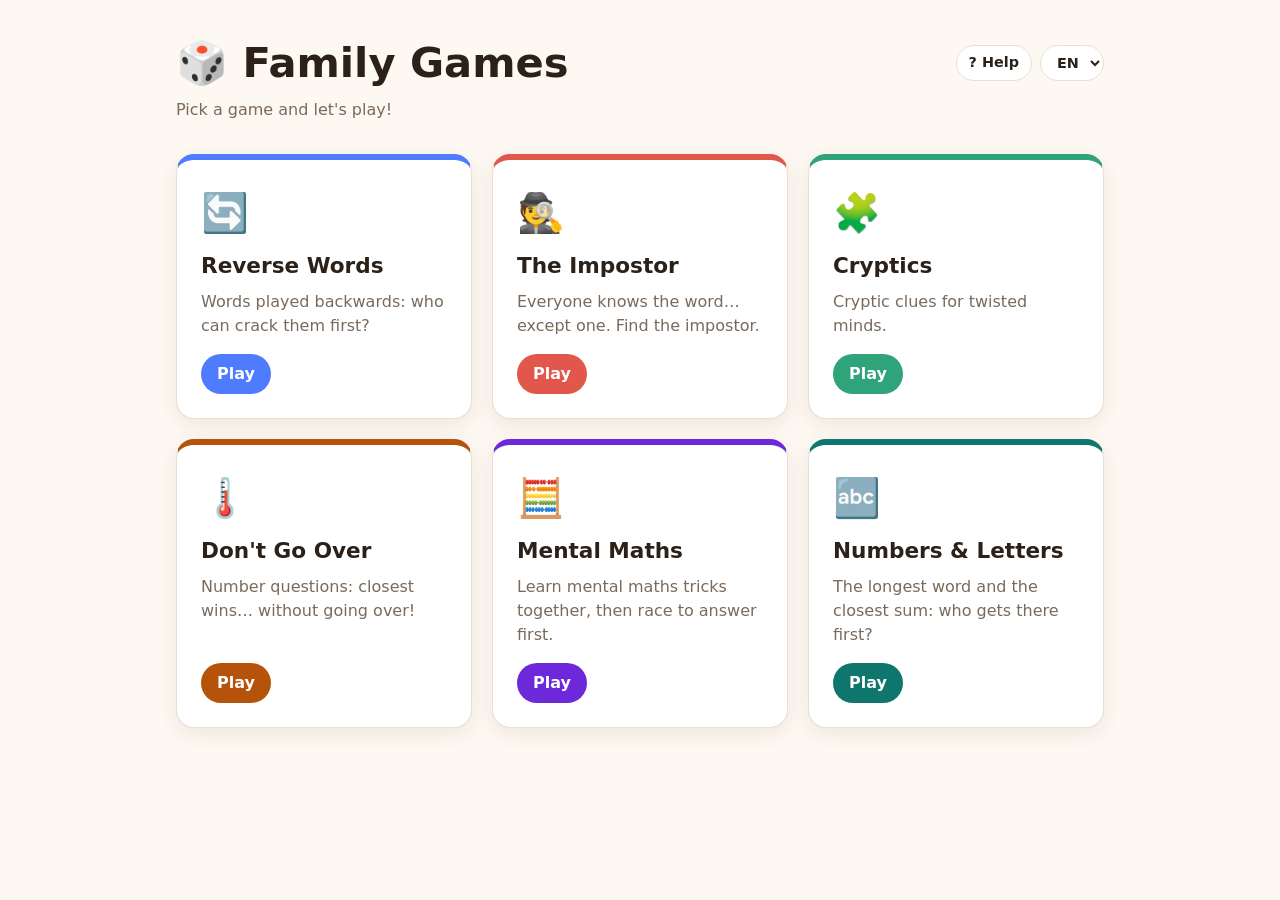
<file: index.html>
<!doctype html>
<html lang="es">
<head>
  <meta charset="utf-8">
  <meta name="viewport" content="width=device-width, initial-scale=1">
  <title>Family Games</title>
  <link rel="stylesheet" href="assets/styles.css">
</head>
<body data-game="home">
  <main class="page">
    <header>
      <div class="topbar">
        <h1>🎲 Family Games</h1>
        <div class="tools"></div>
      </div>
      <p data-i18n="home.subtitle">Elige un juego y ¡a jugar!</p>
    </header>

    <section class="games">
      <a class="game-card" href="games/reverse-words/" style="--accent: var(--c-reverse)">
        <span class="icon">🔄</span>
        <h2>Reverse Words</h2>
        <p data-i18n="home.reverse">Palabras al revés: ¿quién las descifra antes?</p>
        <span class="play" data-i18n="home.play">Jugar</span>
      </a>

      <a class="game-card" href="games/impostor/" style="--accent: var(--c-impostor)">
        <span class="icon">🕵️</span>
        <h2 data-i18n="impostor.title">El Impostor</h2>
        <p data-i18n="home.impostor">Todos conocen la palabra… menos uno. Descubre al impostor.</p>
        <span class="play" data-i18n="home.play">Jugar</span>
      </a>

      <a class="game-card" href="games/cripticos/" style="--accent: var(--c-cripticos)">
        <span class="icon">🧩</span>
        <h2 data-i18n="cripticos.title">Crípticos</h2>
        <p data-i18n="home.cripticos">Pistas crípticas para mentes retorcidas.</p>
        <span class="play" data-i18n="home.play">Jugar</span>
      </a>

      <a class="game-card" href="games/sin-pasarse/" style="--accent: var(--c-cifras)">
        <span class="icon">🌡️</span>
        <h2 data-i18n="cifras.title">Sin Pasarse</h2>
        <p data-i18n="home.cifras">Preguntas de cifras: gana quien más se acerque… ¡sin pasarse!</p>
        <span class="play" data-i18n="home.play">Jugar</span>
      </a>

      <a class="game-card" href="games/calculo/" style="--accent: var(--c-calculo)">
        <span class="icon">🧮</span>
        <h2 data-i18n="calculo.title">Cálculo Mental</h2>
        <p data-i18n="home.calculo">Aprended trucos de cálculo mental y competid a ver quién responde antes.</p>
        <span class="play" data-i18n="home.play">Jugar</span>
      </a>

      <a class="game-card" href="games/cifras-letras/" style="--accent: var(--c-cyl)">
        <span class="icon">🔤</span>
        <h2 data-i18n="cyl.title">Cifras y Letras</h2>
        <p data-i18n="home.cyl">La palabra más larga y la cuenta más cercana: ¿quién llega antes?</p>
        <span class="play" data-i18n="home.play">Jugar</span>
      </a>
    </section>
  </main>

  <script src="assets/i18n.js"></script>
  <script>
    I18N.add({
      es: {},
      en: {
        "home.subtitle": "Pick a game and let's play!",
        "home.reverse": "Words played backwards: who can crack them first?",
        "home.impostor": "Everyone knows the word… except one. Find the impostor.",
        "home.cripticos": "Cryptic clues for twisted minds.",
        "home.play": "Play",
        "impostor.title": "The Impostor",
        "cripticos.title": "Cryptics",
        "cifras.title": "Don't Go Over",
        "home.cifras": "Number questions: closest wins… without going over!",
        "calculo.title": "Mental Maths",
        "home.calculo": "Learn mental maths tricks together, then race to answer first.",
        "cyl.title": "Numbers & Letters",
        "home.cyl": "The longest word and the closest sum: who gets there first?",
      },
      fr: {
        "home.subtitle": "Choisissez un jeu et c'est parti !",
        "home.reverse": "Des mots à l'envers : qui les déchiffre le premier ?",
        "home.impostor": "Tout le monde connaît le mot… sauf un. Démasquez l'imposteur.",
        "home.cripticos": "Des définitions cryptiques pour esprits tordus.",
        "home.play": "Jouer",
        "impostor.title": "L'Imposteur",
        "cripticos.title": "Cryptiques",
        "cifras.title": "Sans Dépasser",
        "home.cifras": "Des questions de chiffres : le plus proche gagne… sans dépasser !",
        "calculo.title": "Calcul Mental",
        "home.calculo": "Apprenez des astuces de calcul mental, puis faites la course pour répondre en premier.",
        "cyl.title": "Des chiffres et des lettres",
        "home.cyl": "Le mot le plus long et le compte le plus proche : qui y arrive le premier ?",
      },
    });
  </script>
</body>
</html>
</file>
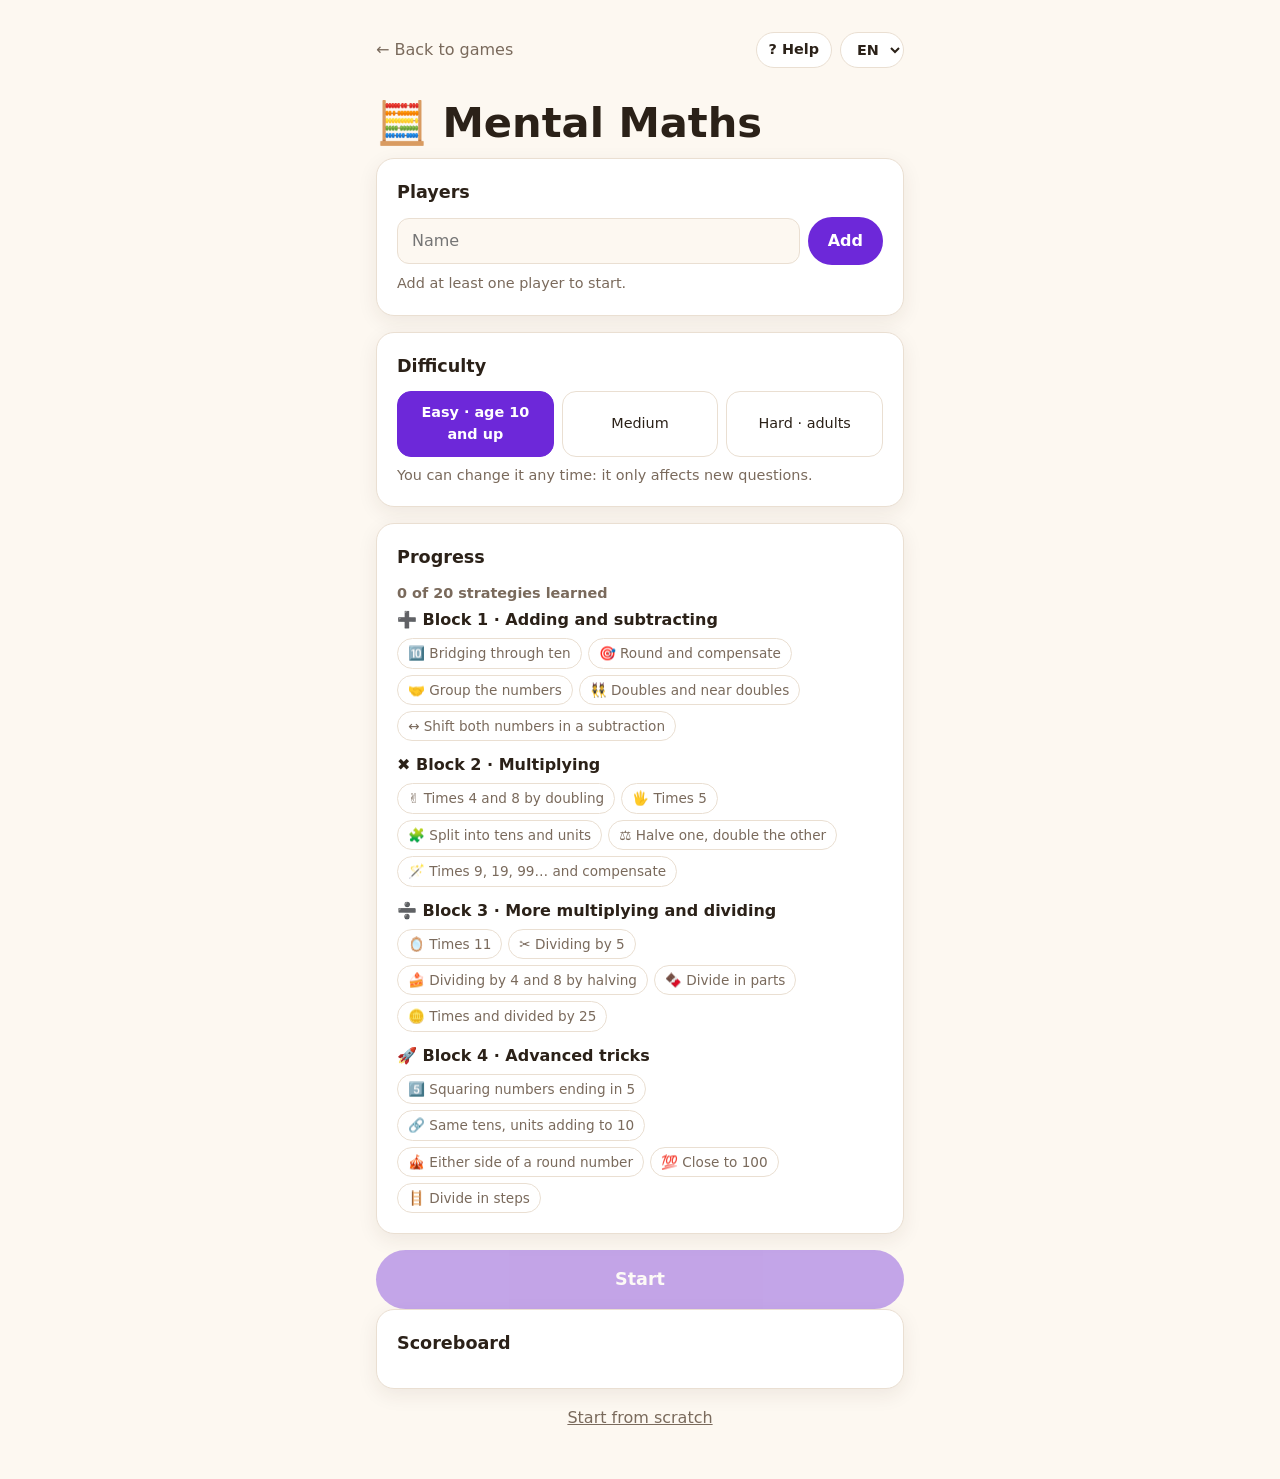
<file: games/calculo/index.html>
<!doctype html>
<html lang="es">
<head>
  <meta charset="utf-8">
  <meta name="viewport" content="width=device-width, initial-scale=1">
  <title>Cálculo Mental · Family Games</title>
  <link rel="stylesheet" href="../../assets/styles.css">
  <link rel="stylesheet" href="calculo.css">
</head>
<body data-game="calculo">
  <main class="page narrow" style="--accent: var(--c-calculo)">
    <div class="topbar">
      <a class="back" href="../../" data-i18n="back">← Volver al panel</a>
      <div class="tools"></div>
    </div>
    <header>
      <h1 data-i18n="title">🧮 Cálculo Mental</h1>
    </header>

    <!-- Todas las pantallas se pintan aquí desde calculo.js -->
    <section id="screen" aria-live="polite"></section>
  </main>

  <script src="../../assets/i18n.js"></script>
  <script src="strategies.js"></script>
  <script src="calculo.js"></script>
</body>
</html>
</file>
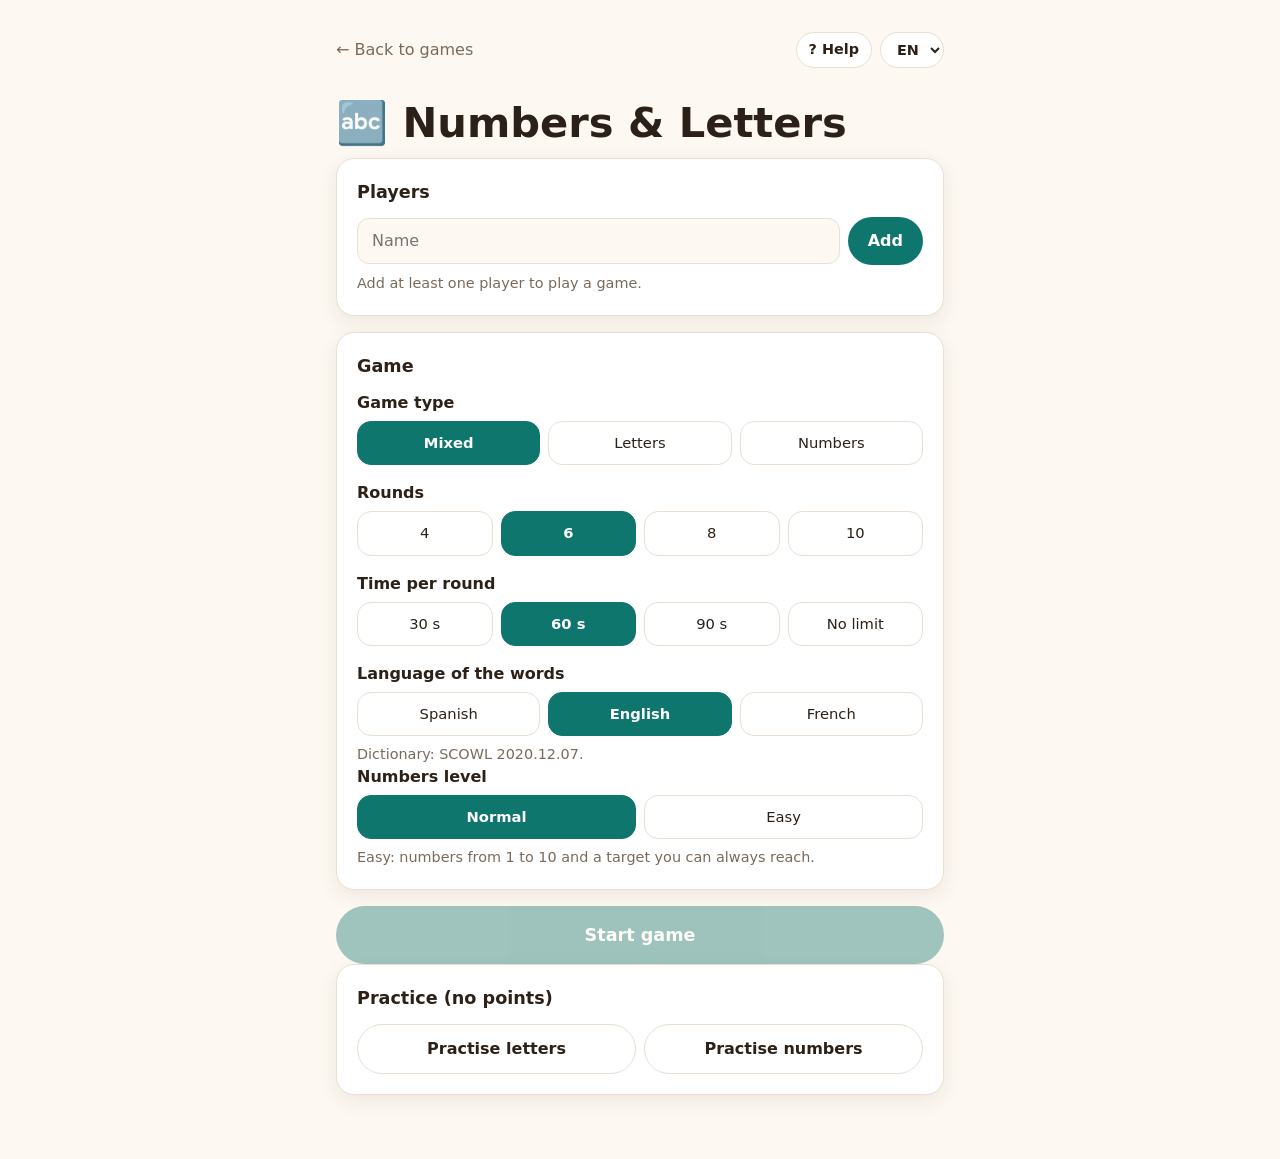
<file: games/cifras-letras/index.html>
<!doctype html>
<html lang="es">
<head>
  <meta charset="utf-8">
  <meta name="viewport" content="width=device-width, initial-scale=1">
  <title>Cifras y Letras · Family Games</title>
  <link rel="stylesheet" href="../../assets/styles.css">
  <link rel="stylesheet" href="cifrasletras.css">
</head>
<body data-game="cifrasletras">
  <main class="page cyl" style="--accent: var(--c-cyl)">
    <div class="topbar">
      <a class="back" href="../../" data-i18n="back">← Volver al panel</a>
      <div class="tools"></div>
    </div>
    <header>
      <h1 data-i18n="title">🔤 Cifras y Letras</h1>
    </header>

    <!-- Todas las pantallas se pintan aquí desde cifrasletras.js -->
    <section id="screen" aria-live="polite"></section>
  </main>

  <script src="../../assets/i18n.js"></script>
  <script src="letras.js"></script>
  <script src="cifras.js"></script>
  <script src="scoring.js"></script>
  <script src="cifrasletras.js"></script>
</body>
</html>
</file>
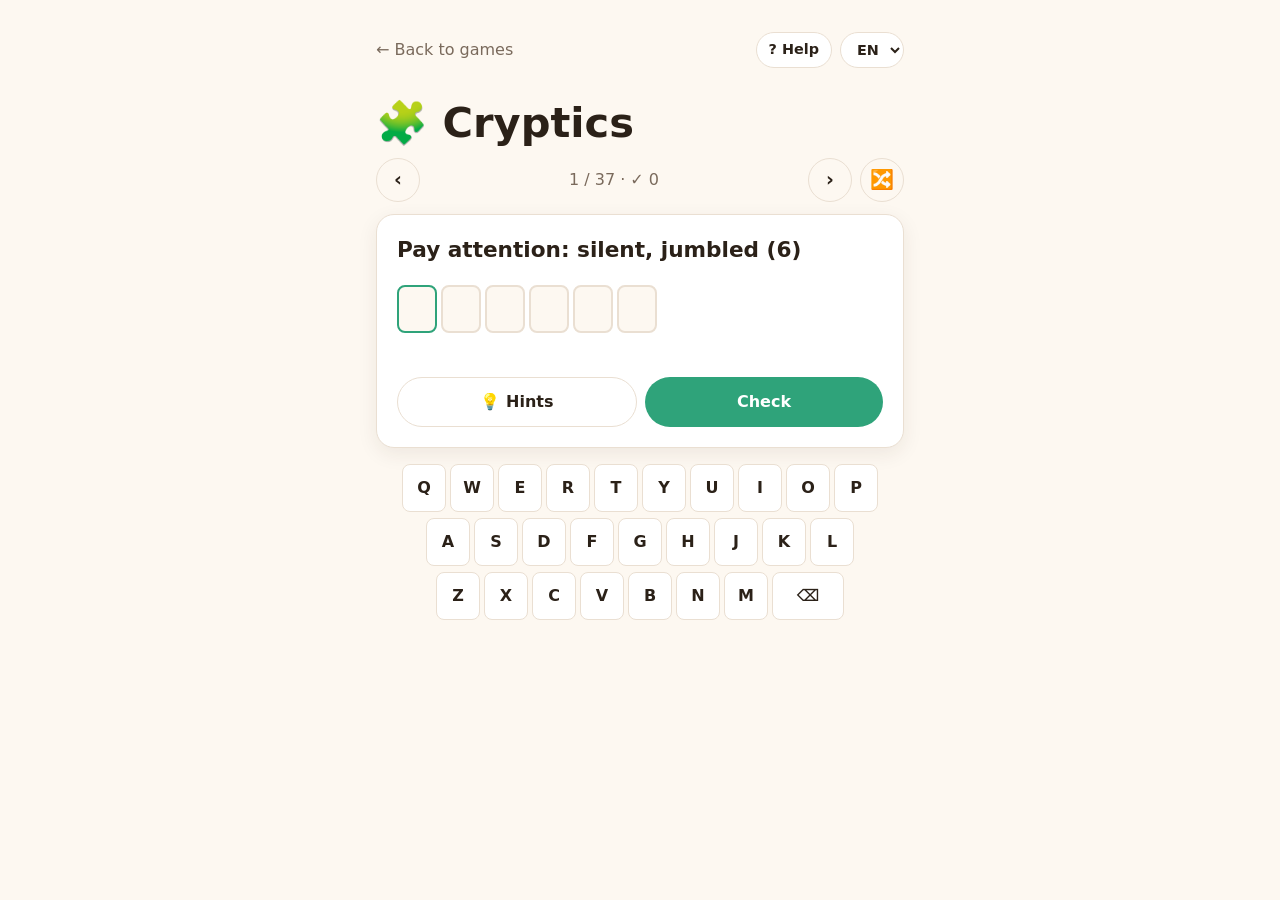
<file: games/cripticos/index.html>
<!doctype html>
<html lang="es">
<head>
  <meta charset="utf-8">
  <meta name="viewport" content="width=device-width, initial-scale=1">
  <title>Crípticos · Family Games</title>
  <link rel="stylesheet" href="../../assets/styles.css">
  <link rel="stylesheet" href="cripticos.css">
</head>
<body data-game="cripticos">
  <main class="page narrow" style="--accent: var(--c-cripticos)">
    <div class="topbar">
      <a class="back" href="../../" data-i18n="back">← Volver al panel</a>
      <div class="tools"></div>
    </div>
    <header>
      <h1 data-i18n="title">🧩 Crípticos</h1>
    </header>

    <nav class="clue-nav">
      <button class="btn ghost" id="prev" type="button" aria-label="Pista anterior" data-i18n-aria="prev">‹</button>
      <span id="counter"></span>
      <button class="btn ghost" id="next" type="button" aria-label="Pista siguiente" data-i18n-aria="next">›</button>
      <button class="btn ghost" id="random" type="button" aria-label="Pista sin resolver al azar" data-i18n-aria="random">🔀</button>
    </nav>

    <div class="card clue-card">
      <p class="clue" id="clue"></p>
      <p class="clue-type hidden" id="clue-type"></p>
      <div class="boxes" id="boxes"></div>
      <p class="message" id="message" aria-live="polite"></p>
      <p class="explanation hidden" id="explanation"></p>

      <div class="actions" id="actions">
        <button class="btn ghost" id="hints-toggle" type="button" data-i18n="hints">💡 Pistas</button>
        <button class="btn" id="check" type="button" data-i18n="check">Revisar</button>
      </div>

      <div class="hint-menu hidden" id="hint-menu">
        <button class="btn ghost" data-hint="definition" type="button" data-i18n="hint.definition">Marcar la definición</button>
        <button class="btn ghost" data-hint="type" type="button" data-i18n="hint.type">Tipo de juego</button>
        <button class="btn ghost" data-hint="letter" type="button" data-i18n="hint.letter">Revelar una letra</button>
        <button class="btn ghost" data-hint="solution" type="button" data-i18n="hint.solution">Ver solución</button>
      </div>

      <button class="btn big hidden" id="go-next" type="button" data-i18n="go-next">Siguiente pista →</button>
    </div>

    <div class="keyboard" id="keyboard"></div>
  </main>

  <script src="../../assets/i18n.js"></script>
  <script src="clues.js"></script>
  <script src="clues-en.js"></script>
  <script src="clues-fr.js"></script>
  <script src="cripticos.js"></script>
</body>
</html>
</file>
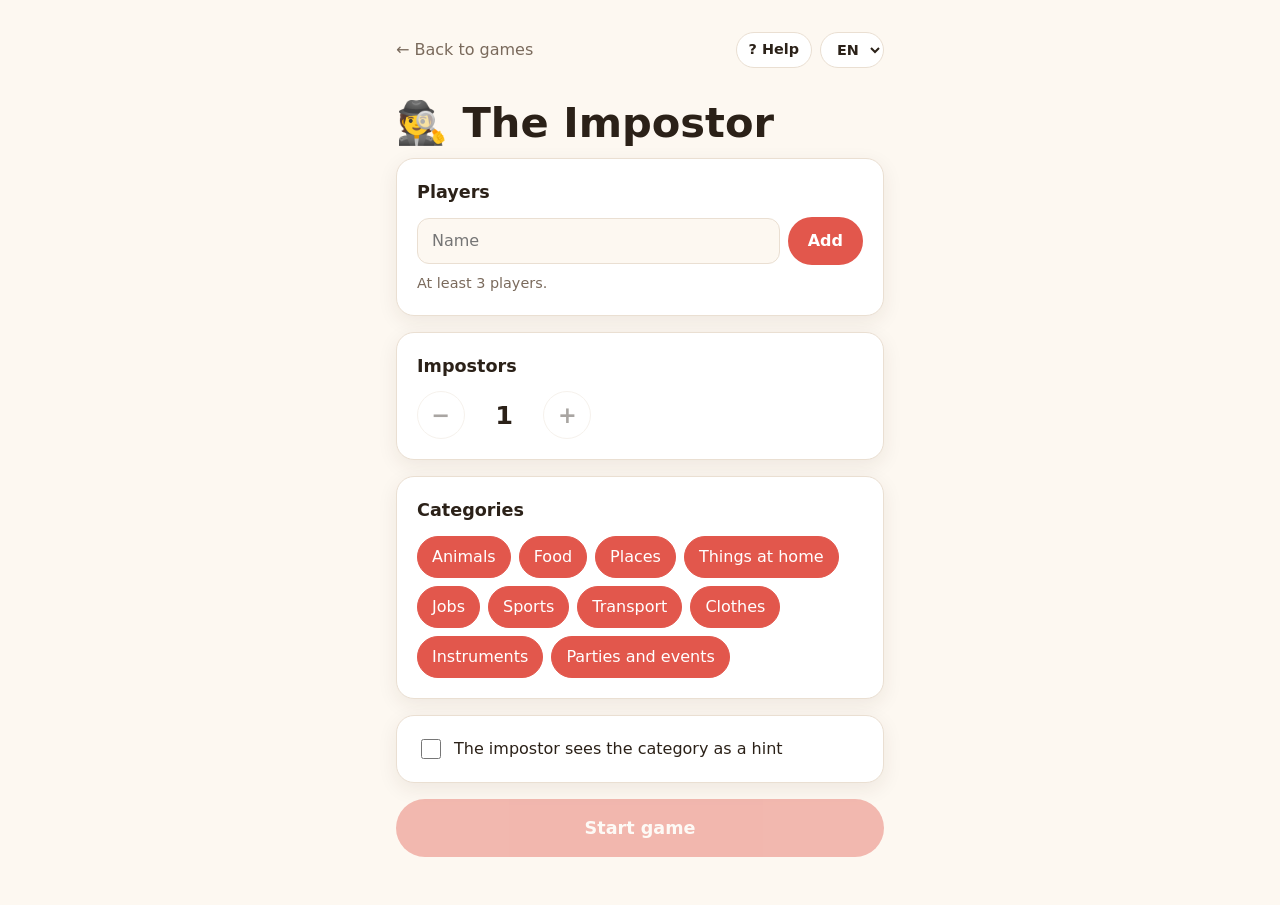
<file: games/impostor/index.html>
<!doctype html>
<html lang="es">
<head>
  <meta charset="utf-8">
  <meta name="viewport" content="width=device-width, initial-scale=1">
  <title>El Impostor · Family Games</title>
  <link rel="stylesheet" href="../../assets/styles.css">
  <link rel="stylesheet" href="impostor.css">
</head>
<body data-game="impostor">
  <main class="page narrow" style="--accent: var(--c-impostor)">
    <div class="topbar">
      <a class="back" href="../../" data-i18n="back">← Volver al panel</a>
      <div class="tools"></div>
    </div>
    <header>
      <h1 data-i18n="title">🕵️ El Impostor</h1>
    </header>

    <!-- 1. Ajustes -->
    <section id="screen-setup">
      <div class="card">
        <h2 data-i18n="players">Jugadores</h2>
        <ul id="player-list" class="player-list"></ul>
        <form id="add-player" class="row">
          <input id="player-name" class="input" placeholder="Nombre" data-i18n-placeholder="name" maxlength="20" autocomplete="off">
          <button class="btn" type="submit" data-i18n="add">Añadir</button>
        </form>
        <p class="hint" data-i18n="min-players">Mínimo 3 jugadores.</p>
      </div>

      <div class="card">
        <h2 data-i18n="impostors">Impostores</h2>
        <div class="stepper">
          <button class="btn ghost" type="button" id="imp-less" aria-label="Menos impostores" data-i18n-aria="imp-less">−</button>
          <span id="imp-count">1</span>
          <button class="btn ghost" type="button" id="imp-more" aria-label="Más impostores" data-i18n-aria="imp-more">+</button>
        </div>
      </div>

      <div class="card">
        <h2 data-i18n="categories">Categorías</h2>
        <div id="category-list" class="chips"></div>
      </div>

      <div class="card">
        <label class="toggle">
          <input type="checkbox" id="hint-toggle">
          <span data-i18n="hint-toggle">El impostor ve la categoría como pista</span>
        </label>
      </div>

      <button class="btn big" id="start" type="button" data-i18n="start">Empezar partida</button>
    </section>

    <!-- 2. Reparto de palabras: el móvil pasa de mano en mano -->
    <section id="screen-deal" class="hidden">
      <div class="card deal">
        <p class="hint" id="deal-progress"></p>
        <div id="deal-pass">
          <p class="pass-to" id="deal-label"></p>
          <p class="player-big" id="deal-name"></p>
          <button class="btn big" id="deal-show" type="button" data-i18n="deal-show">Ver mi palabra</button>
        </div>
        <div id="deal-secret" class="hidden">
          <p class="secret" id="deal-word"></p>
          <p class="hint" id="deal-extra"></p>
          <button class="btn big" id="deal-next" type="button" data-i18n="deal-next">Ocultar y pasar</button>
        </div>
      </div>
    </section>

    <!-- 3. Partida -->
    <section id="screen-play" class="hidden">
      <div class="card deal">
        <p class="pass-to" data-i18n="first">Empieza</p>
        <p class="player-big" id="first-player"></p>
        <p class="hint" data-i18n="play-hint">Por turnos, cada uno dice una palabra relacionada con la palabra secreta.
          Después, votad quién creéis que es el impostor.</p>
      </div>
      <button class="btn big" id="reveal" type="button" data-i18n="reveal">Revelar impostor</button>
    </section>

    <!-- 4. Solución -->
    <section id="screen-result" class="hidden">
      <div class="card deal">
        <p class="pass-to" id="result-label"></p>
        <p class="player-big" id="result-impostors"></p>
        <p class="pass-to" data-i18n="word-was">La palabra era</p>
        <p class="secret" id="result-word"></p>
      </div>
      <div class="stack">
        <button class="btn big" id="again" type="button" data-i18n="again">Otra ronda</button>
        <button class="btn big ghost" id="settings" type="button" data-i18n="settings">Cambiar ajustes</button>
      </div>
    </section>
  </main>

  <script src="../../assets/i18n.js"></script>
  <script src="words.js"></script>
  <script src="impostor.js"></script>
</body>
</html>
</file>
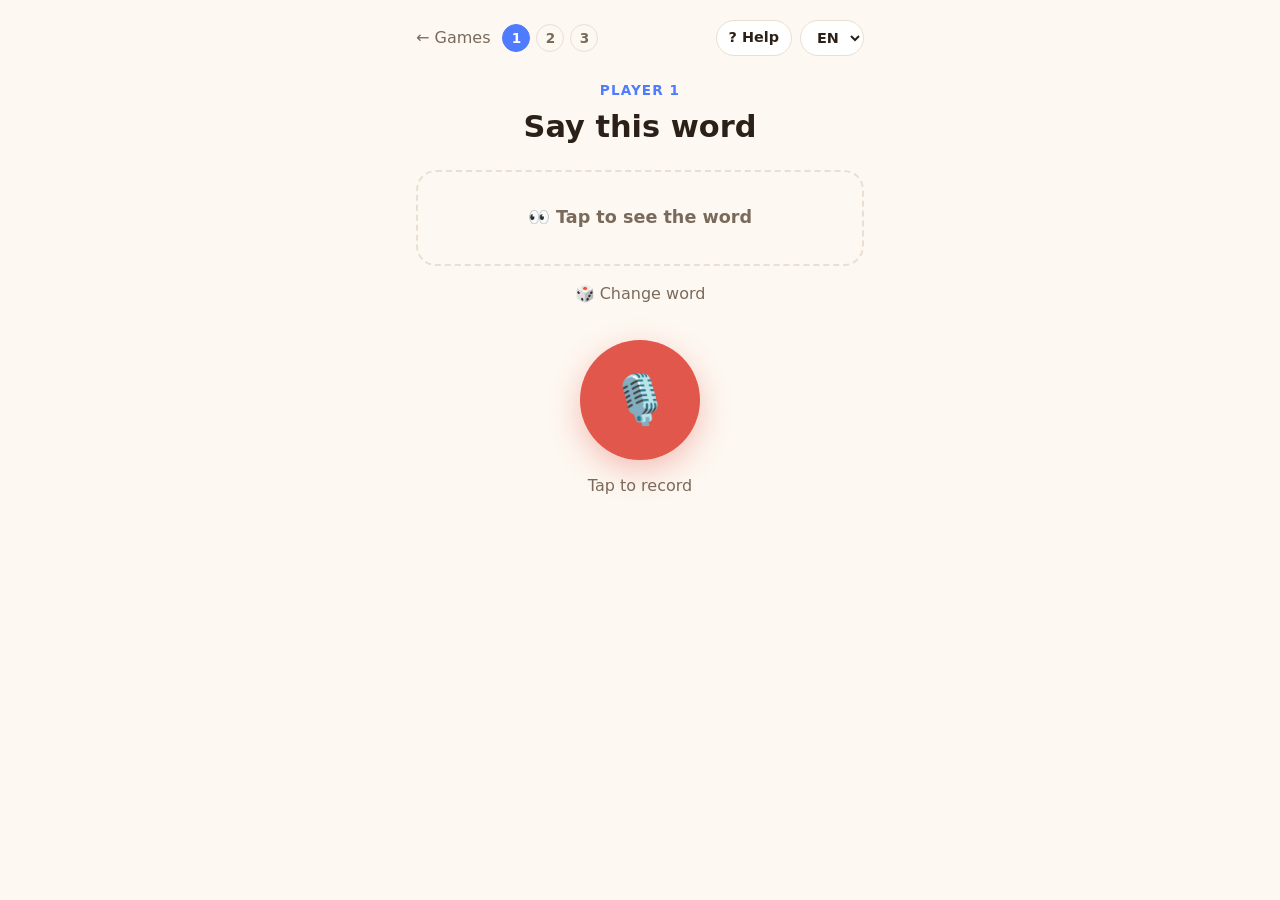
<file: games/reverse-words/index.html>
<!doctype html>
<html lang="es">
<head>
  <meta charset="utf-8">
  <meta name="viewport" content="width=device-width, initial-scale=1">
  <title>Reverse Words · Family Games</title>
  <link rel="stylesheet" href="../../assets/styles.css">
  <link rel="stylesheet" href="reverse.css">
</head>
<body data-game="reverse">
  <main class="page rw" style="--accent: var(--c-reverse)">
    <div class="rw-top">
      <a class="back" href="../../" data-i18n="back">← Panel</a>
      <ol class="steps" aria-label="Progreso" data-i18n-aria="progress">
        <li data-step="1">1</li>
        <li data-step="2">2</li>
        <li data-step="3">3</li>
      </ol>
      <div class="tools"></div>
    </div>

    <!-- Paso 1: jugador 1 graba la palabra -->
    <section class="step" id="step-1">
      <p class="who" data-i18n="player1">Jugador 1</p>
      <h1 class="title" data-i18n="say">Di esta palabra</h1>

      <button class="word-card covered" id="word" type="button"></button>
      <button class="link" id="new-word" type="button" data-i18n="new-word">🎲 Cambiar palabra</button>

      <div class="mic-wrap">
        <button class="mic" id="rec-1" type="button" aria-label="Grabar" data-i18n-aria="record">
          <span class="mic-icon">🎙️</span>
        </button>
        <p class="mic-label" id="rec-1-label" data-i18n="tap-record">Toca para grabar</p>
      </div>

      <button class="btn big hidden" id="to-step-2" type="button" data-i18n="to-step-2">Listo · Pasa el móvil al jugador 2 →</button>
    </section>

    <!-- Paso 2: jugador 2 escucha al revés y lo imita -->
    <section class="step hidden" id="step-2">
      <p class="who" data-i18n="player2">Jugador 2</p>
      <h1 class="title" data-i18n="listen">Escucha e imítalo</h1>

      <div class="tiles">
        <button class="tile tile-blue" id="play-1-rev" type="button">
          <span class="tile-icon">⏪</span>
          <span class="tile-text" data-i18n-html="play-rev">Escuchar<br>al revés</span>
        </button>
        <button class="tile tile-green" id="play-2" type="button" disabled>
          <span class="tile-icon">▶</span>
          <span class="tile-text" data-i18n-html="my-rec">Mi<br>grabación</span>
        </button>
      </div>

      <div class="mic-wrap">
        <button class="mic" id="rec-2" type="button" aria-label="Grabar imitación" data-i18n-aria="record-imitation">
          <span class="mic-icon">🎙️</span>
        </button>
        <p class="mic-label" id="rec-2-label" data-i18n="tap-imitate">Grábate imitando lo que oyes</p>
      </div>

      <button class="btn big hidden" id="to-step-3" type="button" data-i18n="to-step-3">Darle la vuelta →</button>
    </section>

    <!-- Paso 3: se le da la vuelta a la imitación y se adivina -->
    <section class="step hidden" id="step-3">
      <p class="who" data-i18n="player2">Jugador 2</p>
      <h1 class="title" data-i18n="guess">¿Qué palabra es?</h1>

      <button class="tile tile-orange tile-wide" id="play-2-rev" type="button">
        <span class="tile-icon">🔄</span>
        <span class="tile-text" data-i18n="play-fwd">Escuchar al derecho</span>
      </button>

      <button class="word-card covered" id="answer" type="button"></button>

      <button class="tile tile-green tile-wide hidden" id="play-1" type="button">
        <span class="tile-icon">▶</span>
        <span class="tile-text" data-i18n="play-orig">Escuchar el original</span>
      </button>

      <button class="btn big" id="new-round" type="button" data-i18n="new-round">Nueva ronda</button>
    </section>

    <p class="message" id="message" aria-live="polite"></p>
  </main>

  <script src="../../assets/i18n.js"></script>
  <script src="words.js"></script>
  <script src="reverse.js"></script>
</body>
</html>
</file>
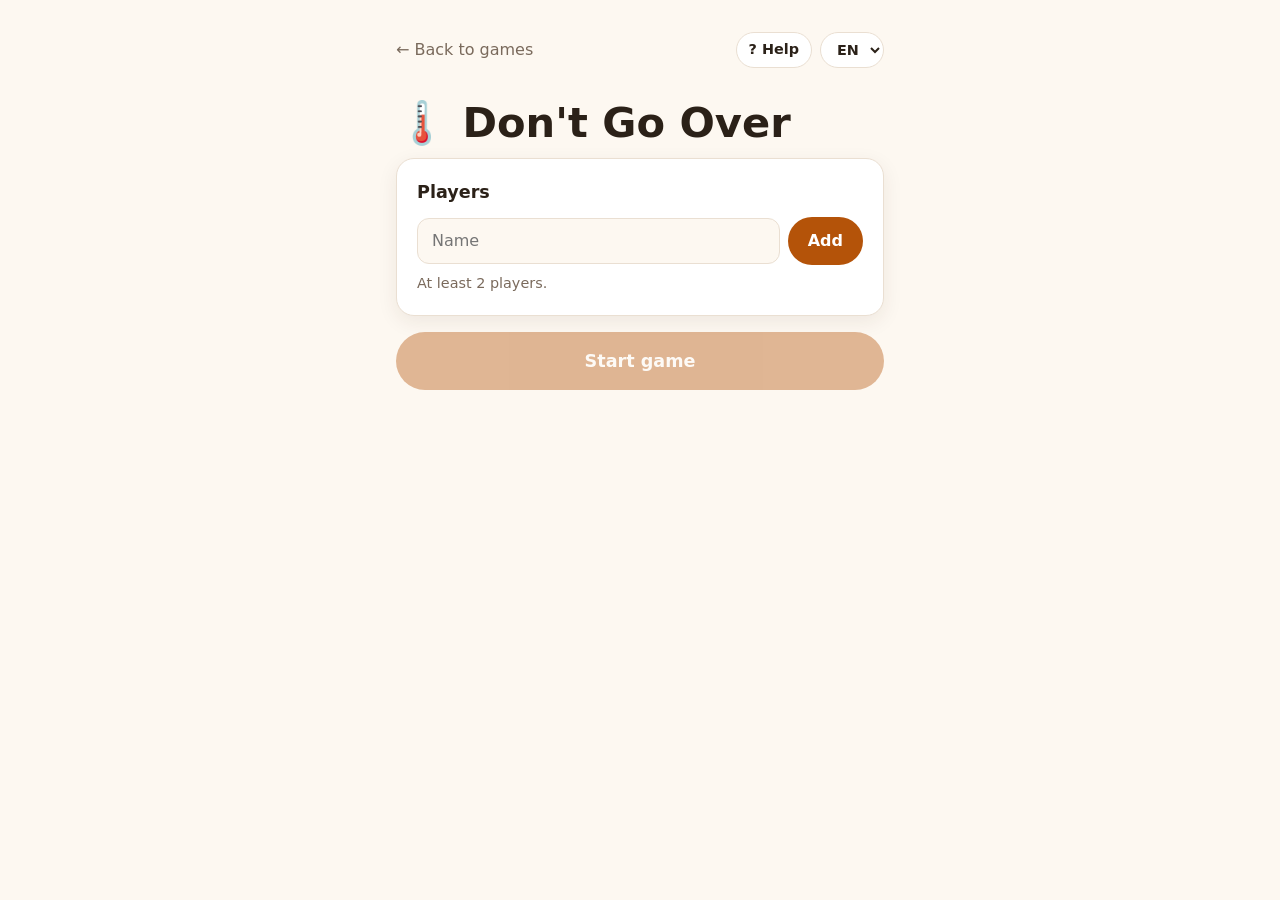
<file: games/sin-pasarse/index.html>
<!doctype html>
<html lang="es">
<head>
  <meta charset="utf-8">
  <meta name="viewport" content="width=device-width, initial-scale=1">
  <title>Sin Pasarse · Family Games</title>
  <link rel="stylesheet" href="../../assets/styles.css">
  <link rel="stylesheet" href="sinpasarse.css">
</head>
<body data-game="cifras">
  <main class="page narrow" style="--accent: var(--c-cifras)">
    <div class="topbar">
      <a class="back" href="../../" data-i18n="back">← Volver al panel</a>
      <div class="tools"></div>
    </div>
    <header>
      <h1 data-i18n="title">🌡️ Sin Pasarse</h1>
    </header>

    <!-- 1. Jugadores -->
    <section id="screen-setup">
      <div class="card">
        <h2 data-i18n="players">Jugadores</h2>
        <ul id="player-list" class="player-list"></ul>
        <form id="add-player" class="row">
          <input id="player-name" class="input" placeholder="Nombre" data-i18n-placeholder="name" maxlength="20" autocomplete="off">
          <button class="btn" type="submit" data-i18n="add">Añadir</button>
        </form>
        <p class="hint" data-i18n="min-players">Mínimo 2 jugadores.</p>
      </div>
      <button class="btn big" id="start" type="button" data-i18n="start">Empezar partida</button>
    </section>

    <!-- 2. La pregunta, para todos -->
    <section id="screen-question" class="hidden">
      <div class="card deal">
        <p class="hint" id="round-label"></p>
        <p class="q-icon" id="q-icon"></p>
        <p class="question" id="q-text"></p>
        <p class="hint" data-i18n="rule">Gana quien más se acerque… ¡sin pasarse!</p>
      </div>
      <button class="btn big" id="to-deal" type="button" data-i18n="to-deal">Empezar a marcar</button>
    </section>

    <!-- 3. Cada jugador marca su número en secreto -->
    <section id="screen-deal" class="hidden">
      <div class="card deal" id="deal-pass">
        <p class="hint" id="deal-progress"></p>
        <p class="pass-to" id="deal-label"></p>
        <p class="player-big" id="deal-name"></p>
        <button class="btn big" id="deal-show" type="button" data-i18n="deal-show">Marcar mi número</button>
      </div>

      <div id="deal-pick" class="hidden">
        <p class="pick-question" id="pick-question"></p>
        <div class="readout">
          <button class="value" id="value" type="button" aria-label="Escribir el número" data-i18n-aria="type-number"></button>
          <input class="value-input hidden" id="value-input" type="number" inputmode="decimal" min="0">
          <span class="unit" id="unit"></span>
        </div>

        <div class="thermo-wrap">
          <div class="thermo" id="thermo" role="slider" tabindex="0" aria-label="Tu número" data-i18n-aria="your-number">
            <div class="thermo-fill" id="thermo-fill"></div>
            <div class="thermo-mark" id="thermo-mark"><span></span></div>
          </div>
          <div class="thermo-ticks" id="thermo-ticks"></div>
          <div class="nudge">
            <button class="btn ghost" id="up" type="button" aria-label="Subir" data-i18n-aria="up">▲</button>
            <button class="btn ghost" id="down" type="button" aria-label="Bajar" data-i18n-aria="down">▼</button>
          </div>
        </div>

        <button class="btn big" id="deal-next" type="button" data-i18n="deal-next">Confirmar y pasar</button>
      </div>
    </section>

    <!-- 4. Respuesta y marcador -->
    <section id="screen-result" class="hidden">
      <div class="card deal">
        <p class="pass-to" data-i18n="answer-was">La respuesta es</p>
        <p class="secret" id="result-answer"></p>
        <p class="hint" id="result-note"></p>
      </div>
      <div class="card">
        <p class="verdict" id="verdict"></p>
        <ol class="guesses" id="guesses"></ol>
      </div>
      <div class="card">
        <h2 data-i18n="scoreboard">Marcador</h2>
        <ol class="scores" id="scores"></ol>
      </div>
      <div class="stack">
        <button class="btn big" id="next-question" type="button" data-i18n="next-question">Siguiente pregunta</button>
        <button class="btn big ghost" id="settings" type="button" data-i18n="settings">Cambiar jugadores</button>
      </div>
    </section>
  </main>

  <script src="../../assets/i18n.js"></script>
  <script src="questions.js"></script>
  <script src="questions-space.js"></script>
  <script src="questions-geo.js"></script>
  <script src="questions-people.js"></script>
  <script src="questions-animals.js"></script>
  <script src="questions-body.js"></script>
  <script src="questions-history.js"></script>
  <script src="questions-science.js"></script>
  <script src="questions-sports.js"></script>
  <script src="questions-culture.js"></script>
  <script src="questions-everyday.js"></script>
  <script src="sinpasarse.js"></script>
</body>
</html>
</file>
<file: assets/styles.css>
:root {
  --bg: #fdf8f1;
  --surface: #ffffff;
  --text: #2b2118;
  --muted: #7a6a5c;
  --border: #eadfd2;
  --radius: 18px;
  --shadow: 0 6px 20px rgba(60, 40, 20, 0.08);
  --c-reverse: #4f7cff;
  --c-impostor: #e2574c;
  --c-cripticos: #2fa37a;
  --c-cifras: #b45309;
  --c-calculo: #6d28d9;
  --c-cyl: #0f766e;
}

@media (prefers-color-scheme: dark) {
  :root {
    --bg: #1b1714;
    --surface: #26201b;
    --text: #f3ebe2;
    --muted: #b3a493;
    --border: #3a3029;
    --shadow: 0 6px 20px rgba(0, 0, 0, 0.35);
  }
}

* { box-sizing: border-box; }

body {
  margin: 0;
  min-height: 100vh;
  font-family: system-ui, -apple-system, "Segoe UI", Roboto, sans-serif;
  background: var(--bg);
  color: var(--text);
  line-height: 1.5;
}

.page {
  max-width: 960px;
  margin: 0 auto;
  padding: 32px 16px 48px;
}

header h1 {
  margin: 0 0 4px;
  font-size: clamp(1.8rem, 5vw, 2.6rem);
}

header p {
  margin: 0 0 32px;
  color: var(--muted);
}

.games {
  display: grid;
  grid-template-columns: repeat(auto-fit, minmax(240px, 1fr));
  gap: 20px;
}

.game-card {
  display: flex;
  flex-direction: column;
  gap: 8px;
  padding: 24px;
  border-radius: var(--radius);
  border: 1px solid var(--border);
  border-top: 6px solid var(--accent);
  background: var(--surface);
  box-shadow: var(--shadow);
  color: inherit;
  text-decoration: none;
  transition: transform 0.15s ease, box-shadow 0.15s ease;
}

.game-card:hover,
.game-card:focus-visible {
  transform: translateY(-3px);
  box-shadow: 0 10px 28px rgba(60, 40, 20, 0.15);
  outline: none;
}

.game-card .icon { font-size: 2.4rem; }
.game-card h2 { margin: 0; font-size: 1.35rem; }
.game-card p { margin: 0; color: var(--muted); flex: 1; }

.game-card .play {
  align-self: flex-start;
  margin-top: 8px;
  padding: 8px 16px;
  border-radius: 999px;
  background: var(--accent);
  color: #fff;
  font-weight: 600;
}

.back {
  display: inline-block;
  margin-bottom: 24px;
  color: var(--muted);
  text-decoration: none;
}

.back:hover { color: var(--text); }

/* Controles compartidos por los juegos */

.card {
  padding: 20px;
  margin-bottom: 16px;
  border-radius: var(--radius);
  border: 1px solid var(--border);
  background: var(--surface);
  box-shadow: var(--shadow);
}

.card h2 { margin: 0 0 12px; font-size: 1.1rem; }

.btn {
  display: inline-block;
  padding: 12px 20px;
  border: none;
  border-radius: 999px;
  background: var(--accent, var(--text));
  color: #fff;
  font: inherit;
  font-weight: 600;
  cursor: pointer;
}

.btn:disabled { opacity: 0.4; cursor: not-allowed; }
.btn.big { display: block; width: 100%; padding: 16px; font-size: 1.1rem; }

.btn.ghost {
  background: transparent;
  color: var(--text);
  border: 1px solid var(--border);
}

.input {
  width: 100%;
  padding: 10px 14px;
  border-radius: 12px;
  border: 1px solid var(--border);
  background: var(--bg);
  color: var(--text);
  font: inherit;
}

.row { display: flex; gap: 8px; align-items: center; }
.row .input { flex: 1; }

.stack > * + * { margin-top: 12px; }

.hint { color: var(--muted); font-size: 0.9rem; margin: 8px 0 0; }

.hidden { display: none !important; }

.placeholder {
  padding: 32px 24px;
  border-radius: var(--radius);
  border: 1px dashed var(--border);
  background: var(--surface);
  text-align: center;
  color: var(--muted);
}

/* Barra superior: volver + ayuda e idioma */

.topbar {
  display: flex;
  align-items: center;
  justify-content: space-between;
  gap: 8px;
  margin-bottom: 24px;
}

.topbar .back { margin: 0; }

.tools { display: flex; flex-shrink: 0; gap: 8px; margin-left: auto; }

.tool {
  padding: 6px 12px;
  border-radius: 999px;
  border: 1px solid var(--border);
  background: var(--surface);
  color: var(--text);
  font: inherit;
  font-size: 0.9rem;
  font-weight: 600;
  white-space: nowrap;
  cursor: pointer;
}

.tool:hover { border-color: var(--muted); }
select.tool { padding-right: 8px; }

.help-dialog {
  width: min(560px, calc(100vw - 32px));
  max-height: calc(100vh - 48px);
  padding: 24px;
  border: 1px solid var(--border);
  border-radius: var(--radius);
  background: var(--surface);
  color: var(--text);
  box-shadow: var(--shadow);
}

.help-dialog::backdrop { background: rgba(0, 0, 0, 0.45); }
.help-body h2 { margin: 0 0 8px; font-size: 1.25rem; }
.help-body h2:not(:first-child) { margin-top: 24px; padding-top: 20px; border-top: 1px solid var(--border); }
.help-body p, .help-body li { color: var(--muted); }
.help-body strong { color: var(--text); }
.help-body ol, .help-body ul { padding-left: 20px; }
.help-body li + li { margin-top: 6px; }
.help-body h3 { margin: 16px 0 4px; font-size: 1rem; }
.help-body .sources { font-size: 0.85rem; }
.help-body a { color: inherit; }
.help-dialog form { margin-top: 20px; }
header .topbar { margin-bottom: 4px; }
header .topbar h1 { margin: 0; }
.help-dialog .btn { background: var(--text); color: var(--bg); }
</file>
<file: games/calculo/calculo.css>
.page.narrow { max-width: 560px; }

.label { margin: 0 0 4px; color: var(--muted); font-size: 0.9rem; font-weight: 600; }

.player-list { list-style: none; margin: 0 0 12px; padding: 0; }
.player-list li {
  display: flex;
  justify-content: space-between;
  align-items: center;
  padding: 8px 4px;
  border-bottom: 1px solid var(--border);
}
.player-list button { border: none; background: none; color: var(--muted); font-size: 1.2rem; cursor: pointer; }

.segmented { display: grid; grid-template-columns: repeat(3, 1fr); gap: 8px; }
.segmented button {
  padding: 10px 8px;
  border-radius: 14px;
  border: 1px solid var(--border);
  background: transparent;
  color: var(--text);
  font: inherit;
  font-size: 0.9rem;
  cursor: pointer;
}
.segmented button[aria-pressed="true"] { background: var(--accent); border-color: var(--accent); color: #fff; font-weight: 700; }

/* Progreso por bloques */
.blocks { list-style: none; margin: 0; padding: 0; }
.blocks > li + li { margin-top: 12px; }
.blocks h3 { margin: 0 0 6px; font-size: 1rem; }
.chips { display: flex; flex-wrap: wrap; gap: 6px; }
.chip {
  padding: 4px 10px;
  border-radius: 999px;
  border: 1px solid var(--border);
  color: var(--muted);
  font-size: 0.85rem;
}
.chip.done { background: var(--accent); border-color: var(--accent); color: #fff; }

/* Estrategia */
.strategy-title { display: flex; gap: 10px; align-items: center; margin: 0 0 8px; font-size: 1.35rem; }
.strategy-title span { font-size: 1.8rem; }
.example { margin-top: 16px; padding: 16px; border-radius: 14px; background: var(--bg); border: 1px solid var(--border); }
.example h3, .why h3 { margin: 0 0 8px; font-size: 1rem; }
.why { margin-top: 16px; }
.why p { margin: 0; color: var(--muted); }

.steps { margin: 12px 0 0; padding-left: 22px; }
.steps li + li { margin-top: 6px; }

/* Operación grande */
.op {
  margin: 12px 0;
  font-size: clamp(2.1rem, 11vw, 3.4rem);
  font-weight: 800;
  text-align: center;
  font-variant-numeric: tabular-nums;
  line-height: 1.15;
  overflow-wrap: anywhere;
}
.op .q { color: var(--muted); }
.answer { color: var(--accent); }
.op-card { text-align: center; padding: 24px 16px; }
.op-card .hint { margin-top: 0; }

.actions { display: grid; grid-template-columns: 1fr 1fr; gap: 8px; margin-bottom: 12px; }
.actions .btn { width: 100%; }
.actions.one { grid-template-columns: 1fr; }

.hint-box { margin: 12px 0 0; padding: 12px 14px; border-radius: 12px; background: var(--bg); border: 1px dashed var(--border); text-align: left; }
.solution { text-align: left; margin-top: 16px; }
.solution h3 { margin: 0 0 4px; font-size: 1rem; }
.way + .way { margin-top: 16px; padding-top: 12px; border-top: 1px solid var(--border); }

/* Ronda */
.round-head { display: flex; justify-content: space-between; align-items: center; gap: 8px; flex-wrap: wrap; margin-bottom: 8px; }
.mini-scores { display: flex; flex-wrap: wrap; gap: 6px; }
.mini-scores span { padding: 4px 10px; border-radius: 999px; background: var(--surface); border: 1px solid var(--border); font-size: 0.85rem; font-weight: 600; }

.who { margin: 0 0 8px; font-weight: 700; text-align: center; }
.players-grid { display: grid; grid-template-columns: repeat(auto-fit, minmax(120px, 1fr)); gap: 8px; margin-bottom: 8px; }
.players-grid .btn { width: 100%; }

.link-btn {
  display: block;
  margin: 8px auto 0;
  border: none;
  background: none;
  color: var(--muted);
  font: inherit;
  text-decoration: underline;
  cursor: pointer;
}

.scores { list-style: none; margin: 0; padding: 0; }
.scores li { display: flex; justify-content: space-between; gap: 12px; padding: 10px 4px; border-bottom: 1px solid var(--border); }
.scores li:last-child { border-bottom: none; }
.scores .pts { font-weight: 700; }
.scores li.top { color: var(--accent); font-weight: 800; }

/* Repaso */
.review-list { list-style: none; margin: 0; padding: 0; }
.review-list li { display: flex; align-items: center; gap: 10px; padding: 8px 0; border-bottom: 1px solid var(--border); }
.review-list label { flex: 1; display: flex; gap: 10px; align-items: center; cursor: pointer; }
.review-list input { width: 20px; height: 20px; accent-color: var(--accent); }
.review-list .btn { padding: 6px 12px; font-size: 0.85rem; }
</file>
<file: games/cifras-letras/cifrasletras.css>
.page.cyl {
  max-width: 640px;
  --tile-face: #fdf6e3;
  --tile-edge: #d9c7a0;
  --tile-text: #1f2a2e;
  --screen-bg: #0b2b2a;
  --screen-text: #7ff5d6;
}

.label { margin: 0 0 4px; color: var(--muted); font-size: 0.9rem; font-weight: 600; }
.lead { margin: 0 0 12px; }

/* ---------- Menú ---------- */

.player-list { list-style: none; margin: 0 0 12px; padding: 0; }
.player-list li { display: flex; justify-content: space-between; align-items: center; padding: 8px 4px; border-bottom: 1px solid var(--border); }
.player-list button { border: none; background: none; color: var(--muted); font-size: 1.2rem; cursor: pointer; }

.field + .field { margin-top: 16px; }
.field > span { display: block; margin-bottom: 6px; font-weight: 600; }

.segmented { display: flex; flex-wrap: wrap; gap: 8px; }
.segmented button {
  flex: 1 1 0;
  min-width: 72px;
  padding: 10px 8px;
  border-radius: 14px;
  border: 1px solid var(--border);
  background: transparent;
  color: var(--text);
  font: inherit;
  font-size: 0.92rem;
  cursor: pointer;
}
.segmented button[aria-pressed="true"] { background: var(--accent); border-color: var(--accent); color: #fff; font-weight: 700; }
.segmented button:disabled { opacity: 0.4; cursor: not-allowed; }

.menu-actions { display: grid; gap: 10px; }
.practice-actions { display: grid; grid-template-columns: 1fr 1fr; gap: 8px; }
.practice-actions .btn { width: 100%; }

/* ---------- Cabecera de ronda ---------- */

.round-head { display: flex; justify-content: space-between; align-items: center; gap: 8px; flex-wrap: wrap; margin-bottom: 12px; }
.round-head .label { margin: 0; }
.round-head .link-btn { margin: 0; }
.mini-scores { display: flex; flex-wrap: wrap; gap: 6px; }
.mini-scores span { padding: 4px 10px; border-radius: 999px; background: var(--surface); border: 1px solid var(--border); font-size: 0.85rem; font-weight: 600; }

/* ---------- Fichas de letras ---------- */

.tiles {
  display: grid;
  grid-template-columns: repeat(9, minmax(0, 1fr));
  gap: clamp(3px, 1.2vw, 8px);
  margin: 8px 0 16px;
  padding: 0;
  list-style: none;
}
.tile {
  aspect-ratio: 1;
  display: grid;
  place-items: center;
  border-radius: clamp(6px, 1.6vw, 10px);
  background: var(--tile-face);
  color: var(--tile-text);
  border-bottom: 4px solid var(--tile-edge);
  box-shadow: 0 2px 6px rgba(0, 0, 0, 0.18);
  font-size: clamp(1.1rem, 5.5vw, 2rem);
  font-weight: 800;
  font-family: ui-rounded, system-ui, sans-serif;
  min-width: 0;
}
.tile.vowel { background: #e7f6f2; border-bottom-color: #8fcfbd; }
.tile.empty { background: transparent; border: 2px dashed var(--border); box-shadow: none; }
.tile.used { outline: 3px solid var(--accent); outline-offset: 1px; }
.tile.dim { opacity: 0.35; }
.tiles.small { max-width: 288px; gap: 3px; margin: 6px 0 0; }
.tiles.small .tile { font-size: 0.95rem; border-bottom-width: 3px; border-radius: 6px; }

/* ---------- Números y objetivo ---------- */

.target {
  margin: 8px auto 16px;
  max-width: 260px;
  padding: 12px 16px;
  border-radius: 16px;
  background: var(--screen-bg);
  color: var(--screen-text);
  text-align: center;
  font-family: ui-monospace, "SF Mono", Menlo, monospace;
  font-size: clamp(2.6rem, 14vw, 4rem);
  font-weight: 800;
  letter-spacing: 0.08em;
  text-shadow: 0 0 12px rgba(127, 245, 214, 0.55);
  box-shadow: inset 0 0 0 3px #134e4a;
}
.target small { display: block; font-size: 0.8rem; letter-spacing: 0.15em; color: #4fd1b5; text-shadow: none; font-family: system-ui, sans-serif; }

.numbers { display: grid; grid-template-columns: repeat(6, minmax(0, 1fr)); gap: 8px; margin: 0 0 16px; padding: 0; list-style: none; }
.number {
  aspect-ratio: 1;
  display: grid;
  place-items: center;
  border-radius: 50%;
  background: var(--tile-face);
  color: var(--tile-text);
  border: 3px solid var(--accent);
  font-size: clamp(1rem, 5vw, 1.7rem);
  font-weight: 800;
}
.number.large { background: var(--accent); color: #fff; }

/* ---------- Cronómetro ---------- */

.timer {
  margin: 0 auto 16px;
  width: clamp(120px, 38vw, 170px);
  aspect-ratio: 1;
  border-radius: 50%;
  display: grid;
  place-items: center;
  background: conic-gradient(var(--accent) calc(var(--p, 1) * 360deg), var(--border) 0);
}
.timer span {
  width: 82%;
  aspect-ratio: 1;
  border-radius: 50%;
  display: grid;
  place-items: center;
  background: var(--bg);
  font-size: clamp(2rem, 11vw, 3.2rem);
  font-weight: 800;
  font-variant-numeric: tabular-nums;
}
.timer.urgent { --accent: #e2574c; }
.timer.infinite span { font-size: clamp(2.6rem, 12vw, 3.6rem); }

/* ---------- Respuestas y resultados ---------- */

.answers { list-style: none; margin: 0; padding: 0; }
.answers li + li { margin-top: 12px; }
.answers label { display: block; margin-bottom: 4px; font-weight: 700; }
.answers .preview { margin: 4px 0 0; font-size: 0.85rem; color: var(--muted); min-height: 1.2em; }

.results { list-style: none; margin: 0; padding: 0; }
.results li { display: grid; grid-template-columns: 1fr auto; gap: 4px 12px; padding: 12px 4px; border-bottom: 1px solid var(--border); }
.results li:last-child { border-bottom: none; }
.results .who { font-weight: 700; }
.results .pts { font-weight: 800; text-align: right; }
.results .pts.win { color: var(--accent); }
.results .what { grid-column: 1 / -1; font-family: ui-monospace, Menlo, monospace; font-size: 1.05rem; overflow-wrap: anywhere; }
.results .status { grid-column: 1 / -1; font-size: 0.9rem; }
.status.ok { color: #2f9e6e; }
.status.bad { color: #e2574c; }
.status.unknown { color: #b7791f; }
.accept { display: inline-flex; gap: 6px; align-items: center; margin-left: 8px; font-weight: 600; cursor: pointer; }
.accept input { width: 18px; height: 18px; accent-color: var(--accent); }

.words { list-style: none; margin: 0; padding: 0; }
.words li { display: flex; flex-wrap: wrap; align-items: center; justify-content: space-between; gap: 6px 12px; padding: 8px 0; border-bottom: 1px solid var(--border); }
.words li:last-child { border-bottom: none; }
.words .word { font-weight: 700; font-size: 1.05rem; }
.words li.mine .word { color: var(--accent); }
.words .len { color: var(--muted); font-size: 0.85rem; }

.steps { margin: 8px 0 0; padding-left: 22px; font-family: ui-monospace, Menlo, monospace; font-size: 1.05rem; }
.steps li + li { margin-top: 4px; }

.scores { list-style: none; margin: 0; padding: 0; }
.scores li { display: grid; grid-template-columns: 2.5em 1fr auto; gap: 8px; padding: 10px 4px; border-bottom: 1px solid var(--border); align-items: center; }
.scores li:last-child { border-bottom: none; }
.scores .place { color: var(--muted); font-weight: 700; }
.scores .pts { font-weight: 800; }
.scores li.first { color: var(--accent); font-weight: 800; }
.scores li.first .place { color: var(--accent); }

.verdict { margin: 0 0 8px; font-weight: 800; font-size: 1.15rem; text-align: center; }

.pick { display: grid; grid-template-columns: 1fr 1fr; gap: 10px; }
.pick .btn { width: 100%; padding: 16px; font-size: 1.05rem; }
.pick.five { grid-template-columns: repeat(5, 1fr); }
.pick.five .btn { padding: 14px 0; }

.center { text-align: center; }
.link-btn { display: block; margin: 8px auto 0; border: none; background: none; color: var(--muted); font: inherit; text-decoration: underline; cursor: pointer; }
.footer-links { display: flex; justify-content: center; gap: 16px; flex-wrap: wrap; margin-top: 12px; }
.footer-links .link-btn { margin: 0; }
.notice { padding: 12px 14px; border-radius: 12px; background: var(--bg); border: 1px dashed var(--border); }

/* ---------- Teclado de operaciones ---------- */

.keypad { display: grid; gap: 8px; margin-top: 10px; }
.keypad-row { display: grid; gap: 6px; }
.keypad-row.nums { grid-template-columns: repeat(6, minmax(0, 1fr)); }
.keypad-row.ops { grid-template-columns: repeat(6, minmax(0, 1fr)); }
.keypad-row.edit { grid-template-columns: 1fr 2fr; }
.key {
  min-height: 48px;
  border-radius: 12px;
  border: 1px solid var(--border);
  background: var(--surface);
  color: var(--text);
  font: inherit;
  font-size: 1.2rem;
  font-weight: 700;
  cursor: pointer;
  touch-action: manipulation;
  user-select: none;
}
.key:active { transform: scale(0.96); }
.key.num { background: var(--tile-face); color: var(--tile-text); border: 2px solid var(--accent); }
.key.num.large { background: var(--accent); color: #fff; }
.key.op { font-size: 1.4rem; }
.key.edit { font-size: 1rem; }
.key:disabled { opacity: 0.3; cursor: not-allowed; transform: none; }

@media (max-width: 380px) {
  .practice-actions { grid-template-columns: 1fr; }
}
</file>
<file: games/cripticos/cripticos.css>
.page.narrow { max-width: 560px; }


.clue-nav {
  display: flex;
  align-items: center;
  gap: 8px;
  margin-bottom: 12px;
}

.clue-nav .btn { width: 44px; height: 44px; padding: 0; font-size: 1.2rem; }
.clue-nav #counter { flex: 1; text-align: center; color: var(--muted); }

.clue {
  margin: 0 0 8px;
  font-size: 1.35rem;
  font-weight: 700;
  line-height: 1.4;
}

.clue mark {
  background: none;
  color: inherit;
  text-decoration: underline 3px var(--accent);
  text-underline-offset: 4px;
}

.clue-type {
  display: inline-block;
  margin: 0 0 8px;
  padding: 2px 10px;
  border-radius: 999px;
  background: var(--accent);
  color: #fff;
  font-size: 0.85rem;
  font-weight: 600;
}

/* --n = número de letras (lo pone el JS); las casillas encogen para caber en una fila. */
.boxes {
  display: grid;
  grid-template-columns: repeat(var(--n, 5), minmax(0, 40px));
  gap: 4px;
  margin: 20px 0 8px;
}

.box {
  min-width: 0;
  height: 48px;
  padding: 0;
  display: grid;
  place-items: center;
  border: 2px solid var(--border);
  border-radius: 8px;
  background: var(--bg);
  color: var(--text);
  font: inherit;
  font-size: 1.4rem;
  font-weight: 700;
  cursor: pointer;
}

.box.active { border-color: var(--accent); }
.box.revealed { color: var(--accent); cursor: default; }
.boxes.solved .box { border-color: var(--accent); background: var(--accent); color: #fff; }
.boxes.wrong { animation: shake 0.35s; }

@keyframes shake {
  25% { transform: translateX(-6px); }
  75% { transform: translateX(6px); }
}

.message { min-height: 1.5em; margin: 0; font-weight: 600; }
.explanation { color: var(--muted); }

.actions { display: flex; gap: 8px; margin-top: 12px; }
.actions .btn { flex: 1; }

.hint-menu {
  display: grid;
  grid-template-columns: 1fr 1fr;
  gap: 8px;
  margin-top: 12px;
}

.hint-menu .btn { padding: 10px; font-size: 0.9rem; }

#go-next { margin-top: 16px; }

.keyboard {
  display: flex;
  flex-direction: column;
  gap: 6px;
  margin-top: 8px;
}

.keyboard .kb-row { display: flex; gap: 4px; justify-content: center; }

.keyboard button {
  flex: 1;
  max-width: 44px;
  height: 48px;
  padding: 0;
  border: 1px solid var(--border);
  border-radius: 8px;
  background: var(--surface);
  color: var(--text);
  font: inherit;
  font-weight: 600;
  cursor: pointer;
}

.keyboard button.wide { max-width: 72px; flex: 1.6; }
</file>
<file: games/impostor/impostor.css>
.page.narrow { max-width: 520px; }

.player-list {
  list-style: none;
  margin: 0 0 12px;
  padding: 0;
}

.player-list li {
  display: flex;
  justify-content: space-between;
  align-items: center;
  padding: 8px 4px;
  border-bottom: 1px solid var(--border);
}

.player-list button {
  border: none;
  background: none;
  color: var(--muted);
  font-size: 1.2rem;
  cursor: pointer;
}

.stepper {
  display: flex;
  align-items: center;
  gap: 20px;
}

.stepper .btn { width: 48px; height: 48px; padding: 0; font-size: 1.4rem; }
#imp-count { font-size: 1.6rem; font-weight: 700; min-width: 1.5em; text-align: center; }

.chips { display: flex; flex-wrap: wrap; gap: 8px; }

.chip {
  padding: 8px 14px;
  border-radius: 999px;
  border: 1px solid var(--border);
  background: transparent;
  color: var(--text);
  font: inherit;
  cursor: pointer;
}

.chip[aria-pressed="true"] {
  background: var(--accent);
  border-color: var(--accent);
  color: #fff;
}

.toggle { display: flex; gap: 10px; align-items: center; cursor: pointer; }
.toggle input { width: 20px; height: 20px; accent-color: var(--accent); }

.deal { text-align: center; padding: 32px 20px; }
.pass-to { margin: 0; color: var(--muted); }
.player-big { margin: 4px 0 24px; font-size: 2rem; font-weight: 700; }
.secret { margin: 8px 0 24px; font-size: 2.2rem; font-weight: 800; color: var(--accent); }
.secret.impostor { text-transform: uppercase; }
</file>
<file: games/reverse-words/reverse.css>
.page.rw {
  max-width: 480px;
  padding-top: 20px;
  --tile-blue: #3f6fe0;
  --tile-green: #2f9e6e;
  --tile-orange: #ee7a30;
  --rec: #e2574c;
}

.rw-top {
  display: flex;
  align-items: center;
  justify-content: space-between;
  gap: 12px;
  margin-bottom: 24px;
}

.rw-top .back { margin: 0; }

.steps {
  display: flex;
  gap: 6px;
  margin: 0;
  padding: 0;
  list-style: none;
}

.steps li {
  width: 28px;
  height: 28px;
  display: grid;
  place-items: center;
  border-radius: 50%;
  border: 1px solid var(--border);
  color: var(--muted);
  font-size: 0.85rem;
  font-weight: 700;
}

.steps li.done { background: var(--border); color: var(--text); }
.steps li.current { background: var(--accent); border-color: var(--accent); color: #fff; }

.step { text-align: center; }

.who {
  margin: 0;
  color: var(--accent);
  font-weight: 700;
  text-transform: uppercase;
  letter-spacing: 0.08em;
  font-size: 0.85rem;
}

.title { margin: 4px 0 20px; font-size: 1.9rem; }

/* Palabra (tapada hasta que se toca) */
.word-card {
  display: block;
  width: 100%;
  min-height: 96px;
  padding: 20px;
  border: none;
  border-radius: 20px;
  background: var(--surface);
  box-shadow: var(--shadow);
  color: var(--text);
  font: inherit;
  font-size: 2rem;
  font-weight: 800;
  cursor: pointer;
}

.word-card.covered {
  border: 2px dashed var(--border);
  box-shadow: none;
  background: transparent;
  color: var(--muted);
  font-size: 1.1rem;
  font-weight: 600;
}

.link {
  margin: 10px 0 0;
  padding: 6px 10px;
  border: none;
  background: none;
  color: var(--muted);
  font: inherit;
  cursor: pointer;
}

/* Botón de grabar */
.mic-wrap { margin: 28px 0 20px; }

.mic {
  position: relative;
  width: 120px;
  height: 120px;
  border: none;
  border-radius: 50%;
  background: var(--rec);
  box-shadow: 0 10px 30px rgba(226, 87, 76, 0.35);
  cursor: pointer;
  transition: transform 0.15s ease;
}

.mic:active { transform: scale(0.96); }
.mic-icon { font-size: 3rem; }

.mic.recording::after {
  content: "";
  position: absolute;
  inset: -10px;
  border-radius: 50%;
  border: 4px solid var(--rec);
  animation: ring 1.2s ease-out infinite;
}

.mic.recording .mic-icon { display: inline-block; width: 36px; height: 36px; border-radius: 8px; background: #fff; font-size: 0; }

@keyframes ring {
  from { opacity: 1; transform: scale(0.95); }
  to { opacity: 0; transform: scale(1.25); }
}

.mic-label {
  margin: 14px 0 0;
  color: var(--muted);
  font-variant-numeric: tabular-nums;
}

/* Bloques grandes de colores */
.tiles {
  display: grid;
  grid-template-columns: 1fr 1fr;
  gap: 12px;
}

.tile {
  display: flex;
  flex-direction: column;
  align-items: center;
  justify-content: center;
  gap: 8px;
  min-height: 130px;
  padding: 16px;
  border: none;
  border-radius: 20px;
  color: #fff;
  font: inherit;
  font-weight: 700;
  line-height: 1.25;
  cursor: pointer;
  transition: transform 0.15s ease, opacity 0.15s ease;
}

.tile:active { transform: scale(0.97); }
.tile:disabled { opacity: 0.35; cursor: not-allowed; }
.tile.playing { outline: 4px solid var(--text); outline-offset: 3px; }
.tile-icon { font-size: 2rem; line-height: 1; }

.tile-wide {
  flex-direction: row;
  width: 100%;
  min-height: 0;
  padding: 22px;
  margin-bottom: 16px;
  font-size: 1.1rem;
}

.tile-blue { background: var(--tile-blue); }
.tile-green { background: var(--tile-green); }
.tile-orange { background: var(--tile-orange); }

#answer { margin-bottom: 16px; }
#answer:not(.covered) { color: var(--accent); }

.message { min-height: 1.5em; margin-top: 16px; color: var(--muted); text-align: center; }
</file>
<file: games/sin-pasarse/sinpasarse.css>
.page.narrow { max-width: 520px; }

.player-list {
  list-style: none;
  margin: 0 0 12px;
  padding: 0;
}

.player-list li {
  display: flex;
  justify-content: space-between;
  align-items: center;
  padding: 8px 4px;
  border-bottom: 1px solid var(--border);
}

.player-list button {
  border: none;
  background: none;
  color: var(--muted);
  font-size: 1.2rem;
  cursor: pointer;
}

.deal { text-align: center; padding: 28px 20px; }
.pass-to { margin: 0; color: var(--muted); }
.player-big { margin: 4px 0 24px; font-size: 2rem; font-weight: 700; }
.secret { margin: 8px 0 12px; font-size: 2.2rem; font-weight: 800; color: var(--accent); }

.q-icon { margin: 8px 0 0; font-size: 3rem; }
.question { margin: 8px 0 16px; font-size: 1.4rem; font-weight: 700; }

/* ---------- Termómetro ---------- */

.pick-question { margin: 0 0 8px; font-weight: 600; text-align: center; }

.readout {
  display: flex;
  justify-content: center;
  align-items: baseline;
  flex-wrap: wrap;
  gap: 8px;
  margin-bottom: 16px;
}

.value {
  padding: 0;
  border: none;
  border-bottom: 2px dashed var(--border);
  background: none;
  color: var(--accent);
  font: inherit;
  font-size: 2.4rem;
  font-weight: 800;
  cursor: text;
}

.value-input {
  width: 9em;
  padding: 4px 8px;
  border: 2px solid var(--accent);
  border-radius: 12px;
  background: var(--surface);
  color: var(--text);
  font: inherit;
  font-size: 1.8rem;
  font-weight: 700;
  text-align: center;
}

.unit { color: var(--muted); font-weight: 600; }

.thermo-wrap {
  --h: min(360px, 46vh);
  display: grid;
  grid-template-columns: 64px 1fr auto;
  gap: 16px;
  align-items: center;
  margin-bottom: 20px;
}

.thermo {
  position: relative;
  height: var(--h);
  border-radius: 32px;
  border: 1px solid var(--border);
  background: var(--surface);
  box-shadow: inset 0 2px 6px rgba(0, 0, 0, 0.12);
  touch-action: none;
  cursor: ns-resize;
  outline: none;
}

.thermo:focus-visible { box-shadow: 0 0 0 3px var(--accent); }

.thermo-fill {
  position: absolute;
  left: 6px;
  right: 6px;
  bottom: 6px;
  border-radius: 26px;
  background: linear-gradient(to top, #4f7cff, #f0a500 55%, #e2574c);
  background-size: 100% var(--h);
  background-position: bottom;
}

/* La rayita que se sube y se baja */
.thermo-mark {
  position: absolute;
  left: -8px;
  width: calc(100% + 24px);
  height: 0;
  border-top: 4px solid var(--text);
  border-radius: 2px;
  transform: translateY(-2px);
  pointer-events: none;
}

.thermo-mark span {
  position: absolute;
  right: -10px;
  top: -12px;
  width: 20px;
  height: 20px;
  border-radius: 50%;
  background: var(--text);
}

.thermo-ticks {
  position: relative;
  height: var(--h);
  pointer-events: none;
}

.thermo-ticks span {
  position: absolute;
  left: 18px;
  transform: translateY(50%);
  color: var(--muted);
  font-size: 0.85rem;
  white-space: nowrap;
}

.nudge { display: flex; flex-direction: column; gap: 12px; }
.nudge .btn { width: 56px; height: 56px; padding: 0; font-size: 1.3rem; user-select: none; touch-action: manipulation; }

/* ---------- Resultado ---------- */

.verdict { margin: 0 0 12px; font-weight: 700; font-size: 1.1rem; }

.guesses, .scores {
  list-style: none;
  margin: 0;
  padding: 0;
}

.guesses li, .scores li {
  display: flex;
  justify-content: space-between;
  gap: 12px;
  padding: 10px 4px;
  border-bottom: 1px solid var(--border);
}

.guesses li:last-child, .scores li:last-child { border-bottom: none; }
.guesses .num { font-weight: 700; text-align: right; }
.guesses .over { color: var(--muted); text-decoration: line-through; }
.guesses .winner { color: var(--accent); font-weight: 800; }
.scores .pts { font-weight: 700; }
</file>
